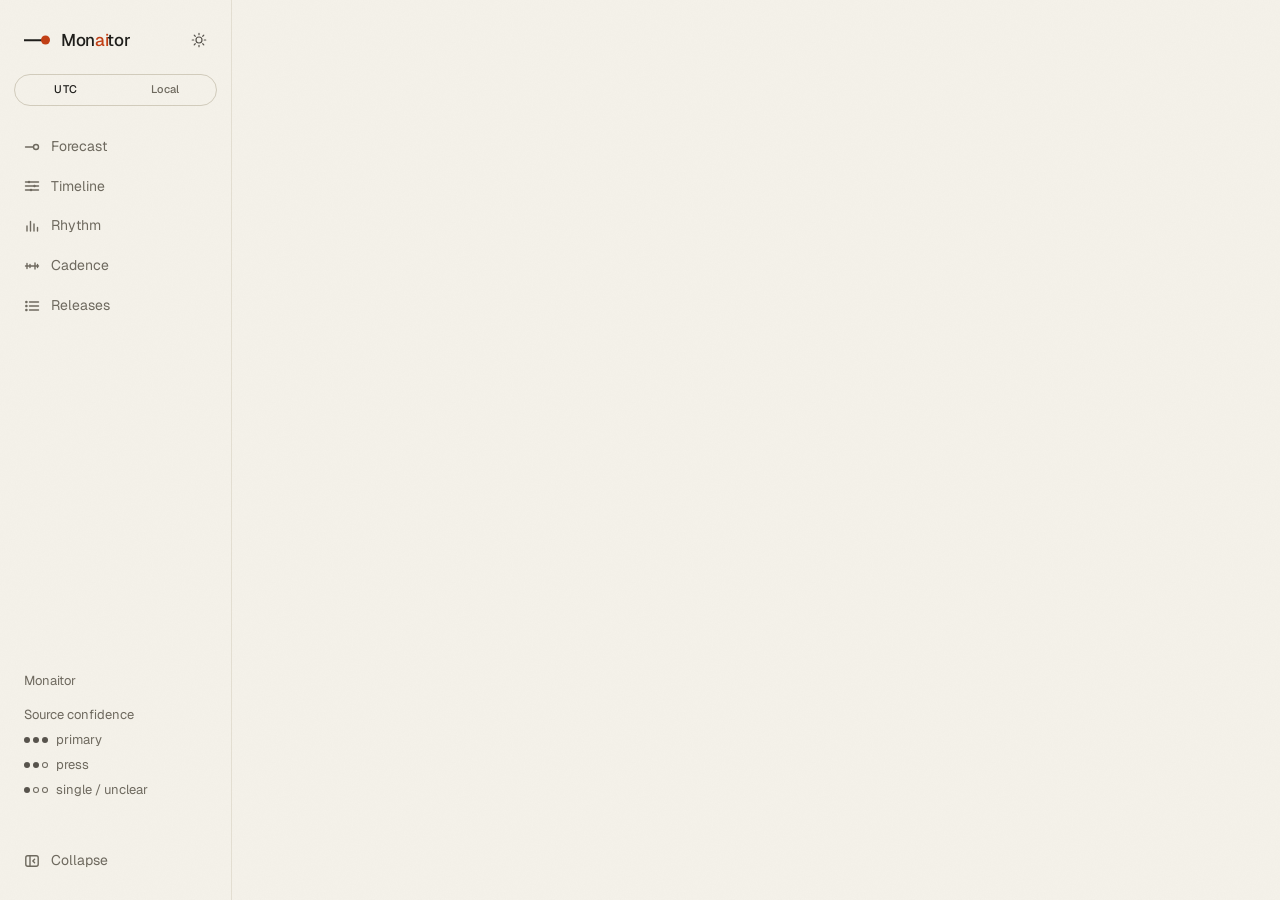
<file: index.html>
<!doctype html>
<meta charset="utf-8">
<title>Monaitor</title>
<meta http-equiv="refresh" content="0; url=dashboard/">
<link rel="canonical" href="dashboard/">
<a href="dashboard/">Open the Monaitor dashboard</a>
</file>
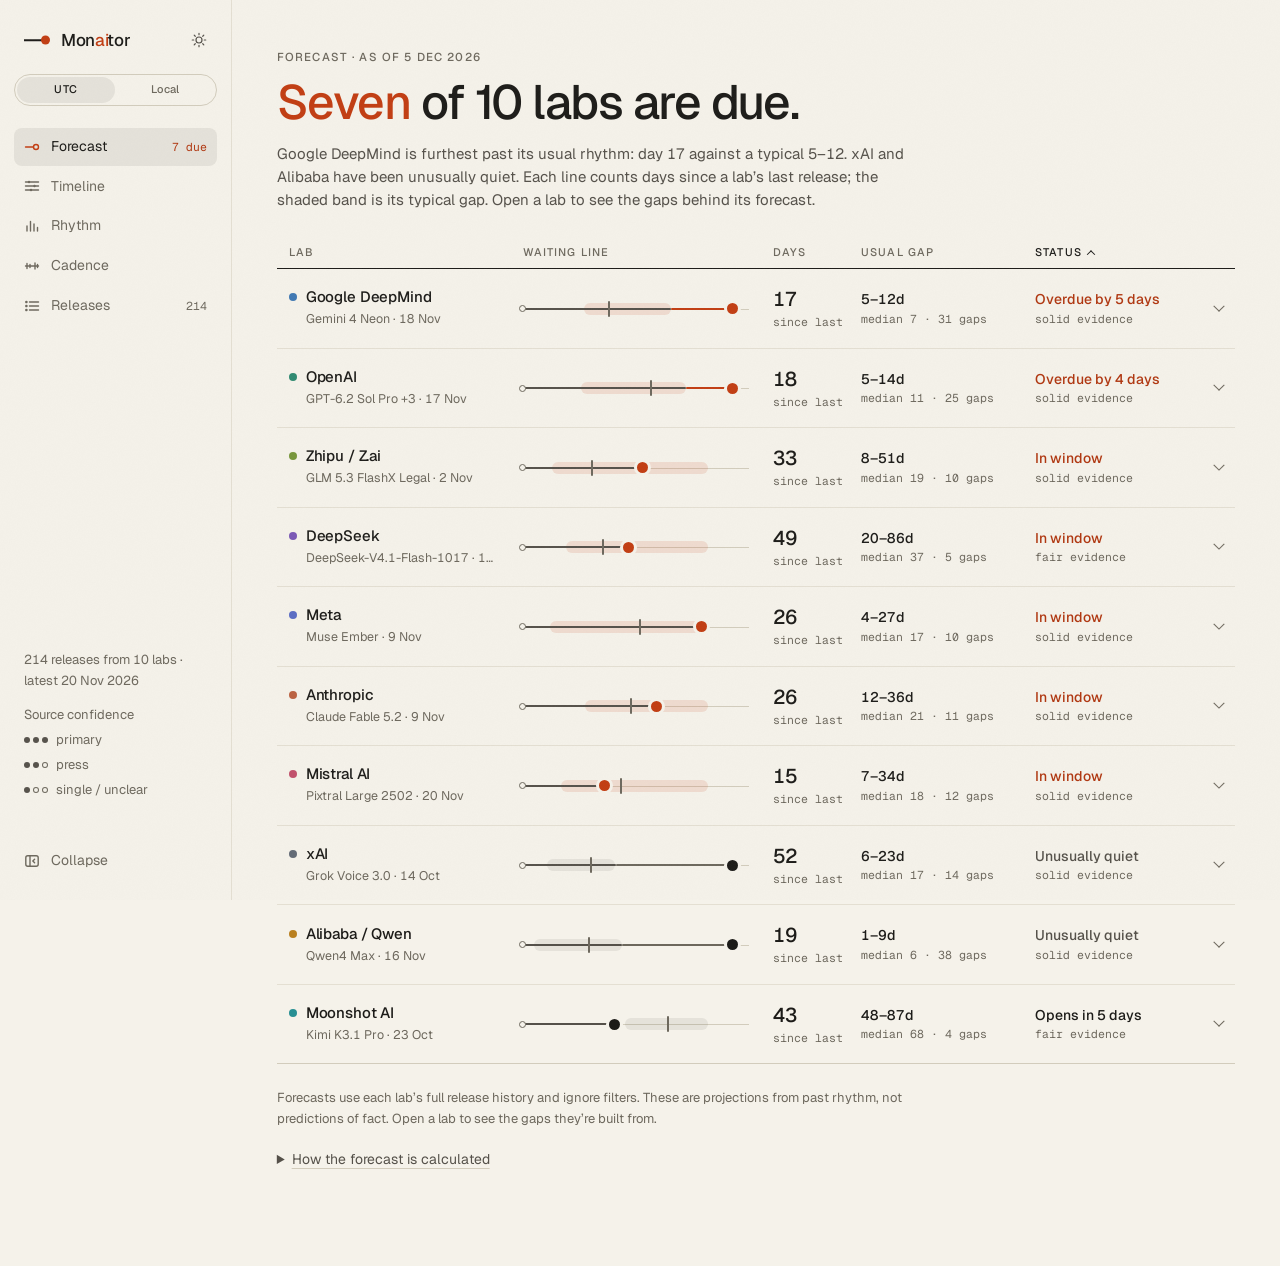
<file: dashboard/index.html>
<!doctype html>
<html lang="en">
<head>
  <meta charset="utf-8">
  <meta name="viewport" content="width=device-width, initial-scale=1">
  <meta name="color-scheme" content="light dark">
  <title>Forecast — Monaitor</title>
  <meta name="description" content="A quiet dashboard tracking 2026 AI model releases from ten labs, with the underlying data alongside each forecast.">
  <link rel="icon" href="data:image/svg+xml,%3Csvg xmlns='http://www.w3.org/2000/svg' viewBox='0 0 32 32'%3E%3Crect width='32' height='32' rx='8' fill='%23c8431f'/%3E%3Ccircle cx='21' cy='16' r='4' fill='%23fff'/%3E%3Cpath d='M6 16h10' stroke='%23fff' stroke-width='2' stroke-linecap='round'/%3E%3C/svg%3E">
  <script>
    (function () {
      var t = null;
      try { t = localStorage.getItem("monaitor-theme"); } catch (e) {}
      if (t !== "light" && t !== "dark") t = matchMedia("(prefers-color-scheme: dark)").matches ? "dark" : "light";
      document.documentElement.dataset.theme = t;
      var s = null;
      try { s = localStorage.getItem("monaitor-side"); } catch (e) {}
      document.documentElement.dataset.side = s === "collapsed" ? "collapsed" : "expanded";
      var z = null;
      try { z = localStorage.getItem("monaitor-tz"); } catch (e) {}
      document.documentElement.dataset.tz = z === "local" ? "local" : "utc";
      document.documentElement.classList.add("js");
    })();
  </script>
  <link rel="preconnect" href="https://fonts.googleapis.com">
  <link rel="preconnect" href="https://fonts.gstatic.com" crossorigin>
  <link href="https://fonts.googleapis.com/css2?family=Geist:wght@400;500;600&family=Geist+Mono:wght@400;500&display=swap" rel="stylesheet">
  <link rel="stylesheet" href="./styles.css?v=8">
</head>
<body>
  <a class="skip" href="#main">Skip to content</a>

  <div class="app">
    <aside class="side">
      <div class="side-top">
        <a class="brand" href="#/forecast" aria-label="Monaitor, go to forecast">
          <span class="brand-mark" aria-hidden="true"><i></i><b></b></span>
          <span class="brand-word">Mon<span class="brand-ai">ai</span>tor</span>
        </a>
        <button id="theme-toggle" class="icon-btn" type="button" aria-label="Switch theme" title="Switch theme">
          <svg class="i-sun" viewBox="0 0 24 24" width="18" height="18" fill="none" stroke="currentColor" stroke-width="1.6" stroke-linecap="round" aria-hidden="true"><circle cx="12" cy="12" r="4"/><path d="M12 3v2M12 19v2M3 12h2M19 12h2M5.6 5.6l1.4 1.4M17 17l1.4 1.4M5.6 18.4 7 17M17 7l1.4-1.4"/></svg>
          <svg class="i-moon" viewBox="0 0 24 24" width="18" height="18" fill="none" stroke="currentColor" stroke-width="1.6" stroke-linecap="round" stroke-linejoin="round" aria-hidden="true"><path d="M20 14.5A8 8 0 0 1 9.5 4 8 8 0 1 0 20 14.5Z"/></svg>
        </button>
      </div>

      <div class="side-settings">
        <div id="tz-control" class="tz-control" role="group" aria-label="Time zone">
          <span class="tz-thumb" aria-hidden="true"></span>
          <button type="button" data-tz="utc" aria-pressed="true" title="Show times in UTC">UTC</button>
          <button type="button" data-tz="local" aria-pressed="false" title="Show times in your local timezone">Local</button>
        </div>
      </div>

      <nav class="nav" aria-label="Views">
        <a href="#/forecast" data-view="forecast">
          <svg viewBox="0 0 16 16" width="16" height="16" fill="none" stroke="currentColor" stroke-width="1.4" stroke-linecap="round" aria-hidden="true"><path d="M1.5 8h8"/><circle cx="12" cy="8" r="2.5"/></svg>
          <span>Forecast</span><span id="nav-forecast" class="nav-meta"></span>
        </a>
        <a href="#/timeline" data-view="timeline">
          <svg viewBox="0 0 16 16" width="16" height="16" fill="none" stroke="currentColor" stroke-width="1.4" stroke-linecap="round" aria-hidden="true"><path d="M1.5 4h13M1.5 8h13M1.5 12h13"/><circle cx="5" cy="4" r="1.2" fill="currentColor" stroke="none"/><circle cx="10.5" cy="8" r="1.2" fill="currentColor" stroke="none"/><circle cx="7" cy="12" r="1.2" fill="currentColor" stroke="none"/></svg>
          <span>Timeline</span>
        </a>
        <a href="#/rhythm" data-view="rhythm">
          <svg viewBox="0 0 16 16" width="16" height="16" fill="none" stroke="currentColor" stroke-width="1.4" stroke-linecap="round" aria-hidden="true"><path d="M3 13V8M6.5 13V3.5M10 13V6M13.5 13V9.5"/></svg>
          <span>Rhythm</span>
        </a>
        <a href="#/cadence" data-view="cadence">
          <svg viewBox="0 0 16 16" width="16" height="16" fill="none" stroke="currentColor" stroke-width="1.4" stroke-linecap="round" aria-hidden="true"><path d="M1.5 8h13"/><path d="M3 5.5v5M6 6.5v3M11 5v6M13.5 6.5v3"/></svg>
          <span>Cadence</span>
        </a>
        <a href="#/releases" data-view="releases">
          <svg viewBox="0 0 16 16" width="16" height="16" fill="none" stroke="currentColor" stroke-width="1.4" stroke-linecap="round" aria-hidden="true"><path d="M5.5 4h9M5.5 8h9M5.5 12h9"/><circle cx="2.4" cy="4" r=".6" fill="currentColor"/><circle cx="2.4" cy="8" r=".6" fill="currentColor"/><circle cx="2.4" cy="12" r=".6" fill="currentColor"/></svg>
          <span>Releases</span><span id="nav-releases" class="nav-meta"></span>
        </a>
      </nav>

      <div class="side-foot">
        <p id="foot-meta" class="fine">Monaitor</p>
        <p class="fine legend">Source confidence
          <span><span class="dots" aria-hidden="true"><i class="on"></i><i class="on"></i><i class="on"></i></span> primary</span>
          <span><span class="dots" aria-hidden="true"><i class="on"></i><i class="on"></i><i></i></span> press</span>
          <span><span class="dots" aria-hidden="true"><i class="on"></i><i></i><i></i></span> single / unclear</span>
        </p>
      </div>

      <button id="side-toggle" class="side-toggle" type="button" aria-expanded="true" aria-label="Collapse sidebar" title="Collapse sidebar">
        <svg viewBox="0 0 16 16" width="16" height="16" fill="none" stroke="currentColor" stroke-width="1.4" stroke-linecap="round" stroke-linejoin="round" aria-hidden="true"><rect x="1.8" y="2.8" width="12.4" height="10.4" rx="2"/><path d="M6 3v10"/><path class="side-toggle-chev" d="m10.6 6.2-1.8 1.8 1.8 1.8"/></svg>
        <span>Collapse</span>
      </button>
    </aside>

    <div class="content">
      <div id="notice" class="notice" role="status" hidden></div>

      <div id="filterbar" class="filterbar" hidden>
        <div class="filterbar-row">
          <p id="filter-count" class="filter-count" aria-live="polite">Loading…</p>
          <div class="filterbar-actions">
            <button id="filter-reset" class="link-btn" type="button" hidden>Clear filters</button>
            <button id="filter-toggle" class="btn-pill" type="button" aria-expanded="false" aria-controls="filter-panel">
              <span>Filters</span><span id="filter-badge" class="badge" hidden>0</span>
              <svg class="chev-s" viewBox="0 0 12 12" width="10" height="10" fill="none" stroke="currentColor" stroke-width="1.6" stroke-linecap="round" stroke-linejoin="round" aria-hidden="true"><path d="m2.5 4.5 3.5 3.5 3.5-3.5"/></svg>
            </button>
          </div>
        </div>
        <div id="filter-panel" class="filter-panel" role="region" aria-label="Filters"><div class="filter-panel-inner" id="filter-body"></div></div>
      </div>

      <main id="main" class="page" tabindex="-1">

        <section id="view-forecast" class="view" data-view="forecast" aria-labelledby="headline" hidden>
          <header class="view-head">
            <p class="kicker">Forecast · as of <time id="asof">—</time></p>
            <h1 id="headline" class="headline">Reading the release calendar…</h1>
            <p id="lede" class="lede"></p>
          </header>
          <div id="forecast-list" class="forecast" aria-live="polite"></div>
          <p class="fine foot">Forecasts use each lab’s full release history and ignore filters. These are projections from past rhythm, not predictions of fact. Open a lab to see the gaps they’re built from.</p>
          <details class="method">
            <summary>How the forecast is calculated</summary>
            <ol>
              <li>Releases collapse to <strong>distinct launch days</strong>, so a same-day Pro + Flash launch is one event, not a 0-day gap.</li>
              <li><strong>Gaps</strong> are the days between consecutive launch days. The window is the middle half of those gaps (Q1–Q3), the centre is the median, and both are counted from the lab’s last release. With fewer than 4 gaps the window widens to ±30% of the median; with fewer than 2, the pooled gap distribution of all labs is used.</li>
              <li><strong>Status:</strong> overdue (today is past the window), in window, or window opens in N days. Beyond 2.5× the median a lab reads as “unusually quiet” instead; it may have changed cadence rather than be late.</li>
              <li><strong>Likely weekday</strong> is the most common weekday of launch days. <strong>Likely hour</strong> is the 3-hour window holding the most timed releases (<span id="method-hour-tz">UTC</span>); it is shown only with ≥ 3 known times and ≥ 2 in the window.</li>
              <li><strong>Evidence:</strong> 8+ gaps is solid, 4–7 fair, fewer is thin. Frequent shippers get narrow windows, so many labs can read as due at once.</li>
            </ol>
          </details>
        </section>

        <section id="view-timeline" class="view" data-view="timeline" aria-labelledby="h-timeline" hidden>
          <header class="view-head">
            <p class="kicker">Timeline</p>
            <h1 id="h-timeline" tabindex="-1">Every release, by lab</h1>
            <p class="lede">One lane per lab across 2026. Colour shows the lab; marker form shows the tier. Hover or focus a lane and use the arrow keys.</p>
          </header>
          <div id="kpis" class="kpis"></div>
          <div id="tier-key" class="key"></div>
          <div id="timeline-chart"></div>
        </section>

        <section id="view-rhythm" class="view" data-view="rhythm" aria-labelledby="h-rhythm" hidden>
          <header class="view-head">
            <p class="kicker">Rhythm</p>
            <h1 id="h-rhythm" tabindex="-1">When in the week, when in the day</h1>
            <p class="lede"><span id="tz-lede">Times are in UTC.</span> Hover a bar or a number to see which releases it counts; click to pin the full list, and open any release from it.</p>
          </header>
          <div class="two">
            <figure class="fig">
              <figcaption>Day of week</figcaption>
              <div id="weekday-chart"></div>
              <p id="weekday-note" class="fine"></p>
            </figure>
            <figure class="fig">
              <figcaption>Hour of day <span class="dim">· known times only</span></figcaption>
              <div id="hour-chart"></div>
              <p id="hour-note" class="fine"></p>
            </figure>
          </div>
          <figure class="fig matrix-fig">
            <figcaption>Day of week, by lab <span class="dim">· release counts, shaded relative to each lab’s busiest day</span></figcaption>
            <div id="weekday-matrix"></div>
          </figure>
        </section>

        <section id="view-cadence" class="view" data-view="cadence" aria-labelledby="h-cadence" hidden>
          <header class="view-head">
            <p class="kicker">Cadence</p>
            <h1 id="h-cadence" tabindex="-1">How often each lab ships</h1>
            <p class="lede">Every dot is one gap between launch days (same-day launches count once). The shaded band is the middle half, the tick is the median. Hover a dot for its dates. Click a column heading to sort.</p>
          </header>
          <div id="cadence-chart"></div>
        </section>

        <section id="view-releases" class="view" data-view="releases" aria-labelledby="h-releases" hidden>
          <header class="view-head">
            <p class="kicker">Releases</p>
            <h1 id="h-releases" tabindex="-1">The full ledger</h1>
            <p class="lede">Search, sort, and open any row for details and sources. Press <kbd>/</kbd> to search from anywhere.</p>
          </header>
          <div id="ledger"></div>
        </section>

      </main>
    </div>
  </div>

  <script type="module" src="./js/app.mjs?v=6"></script>
</body>
</html>
</file>
<file: dashboard/styles.css>
/* ─────────────────────────────────────────────────────────────────────────────
   Monaitor — a quiet release monitor with a side nav
   Type: Geist (text and figures) · Geist Mono (dates, small readouts)
   One accent (vermilion), reserved for time pressure. Lab colours are muted and
   appear only as small marks.
   ───────────────────────────────────────────────────────────────────────────── */

:root {
  --sans: "Geist", ui-sans-serif, -apple-system, "Helvetica Neue", Arial, sans-serif;
  --mono: "Geist Mono", ui-monospace, "SF Mono", Menlo, monospace;

  --side-w: 232px;
  --gutter: clamp(20px, 3.5vw, 48px);
  --wrap: 1160px;
  --top-h: 0px;
  --ease: cubic-bezier(0.2, 0.7, 0.2, 1);
  --label-w: 148px;
  color-scheme: light;
}

:root[data-theme="light"] {
  --bg: #f5f2ea;
  --bg-2: #fbf9f3;
  --ink: #1c1b18;
  --ink-2: #55514a;
  --ink-3: #6d685d;
  --line: #e4dfd2;
  --line-2: #d2ccbc;
  --bar: #c9c2b0;
  --hover: rgba(28, 27, 24, 0.035);
  --accent: #c23d12;
  --accent-ink: #b0360f;
  --accent-soft: rgba(194, 61, 18, 0.12);
  --neutral-soft: rgba(28, 27, 24, 0.07);
  --scrim: rgba(28, 27, 24, 0.32);
  --shadow: 0 18px 48px -12px rgba(40, 32, 16, 0.22), 0 2px 6px rgba(40, 32, 16, 0.06);
  --grain: 0.05;

  --lab-openai: #2f8a71;
  --lab-anthropic: #bb6140;
  --lab-google: #3f78b3;
  --lab-xai: #626a75;
  --lab-meta: #5a6cc4;
  --lab-deepseek: #7a58b5;
  --lab-alibaba: #b9801f;
  --lab-mistral: #c2506b;
  --lab-moonshot: #278f93;
  --lab-zhipu: #77963a;
}

:root[data-theme="dark"] {
  color-scheme: dark;
  --bg: #121210;
  --bg-2: #1a1a17;
  --ink: #ece8de;
  --ink-2: #b2ac9f;
  --ink-3: #8f897d;
  --line: #2a2925;
  --line-2: #3b3934;
  --bar: #4b4940;
  --hover: rgba(236, 232, 222, 0.045);
  --accent: #ff8057;
  --accent-ink: #ff9370;
  --accent-soft: rgba(255, 128, 87, 0.16);
  --neutral-soft: rgba(236, 232, 222, 0.08);
  --scrim: rgba(0, 0, 0, 0.55);
  --shadow: 0 18px 48px -12px rgba(0, 0, 0, 0.7), 0 2px 6px rgba(0, 0, 0, 0.4);
  --grain: 0.07;

  --lab-openai: #6cc0a6;
  --lab-anthropic: #e28f6d;
  --lab-google: #7cb0e6;
  --lab-xai: #b3b9c2;
  --lab-meta: #8d9eec;
  --lab-deepseek: #ab92e0;
  --lab-alibaba: #e5b254;
  --lab-mistral: #ea8aa2;
  --lab-moonshot: #5ec8cb;
  --lab-zhipu: #b5cf68;
}

/* ── base ─────────────────────────────────────────────────────────────────── */

*, *::before, *::after { box-sizing: border-box; }
[hidden] { display: none !important; }
html { -webkit-text-size-adjust: 100%; }
body {
  margin: 0;
  background: var(--bg);
  color: var(--ink);
  font: 400 15px/1.55 var(--sans);
  font-feature-settings: "tnum" 1;
  -webkit-font-smoothing: antialiased;
  text-rendering: optimizeLegibility;
  min-height: 100vh;
}
html.theme-anim *, html.theme-anim *::before, html.theme-anim *::after {
  transition: background-color 0.4s ease, color 0.4s ease, border-color 0.4s ease, fill 0.4s ease, box-shadow 0.4s ease !important;
}
body::before { /* paper grain */
  content: "";
  position: fixed;
  inset: 0;
  z-index: 100;
  pointer-events: none;
  opacity: var(--grain);
  background-image: url("data:image/svg+xml,%3Csvg xmlns='http://www.w3.org/2000/svg' width='180' height='180'%3E%3Cfilter id='n'%3E%3CfeTurbulence type='fractalNoise' baseFrequency='.85' numOctaves='2' stitchTiles='stitch'/%3E%3CfeColorMatrix values='0 0 0 0 .5 0 0 0 0 .5 0 0 0 0 .5 0 0 0 .9 0'/%3E%3C/filter%3E%3Crect width='100%25' height='100%25' filter='url(%23n)'/%3E%3C/svg%3E");
}

h1, h2, h3, h4, p, dl, dd, ul, ol, figure { margin: 0; }
ul { padding: 0; list-style: none; }
button { font: inherit; color: inherit; background: none; border: 0; padding: 0; cursor: pointer; }
a { color: inherit; text-decoration-color: var(--line-2); text-underline-offset: 3px; transition: text-decoration-color 0.2s, color 0.2s; }
a:hover { text-decoration-color: var(--accent); color: var(--accent-ink); }
code, .num { font-family: var(--mono); font-size: 0.9em; }
kbd { font: 500 11px var(--mono); border: 1px solid var(--line-2); border-radius: 4px; padding: 1px 5px; color: var(--ink-2); }
::selection { background: var(--accent-soft); }

:focus-visible { outline: 2px solid var(--accent); outline-offset: 3px; border-radius: 4px; }
h1:focus { outline: none; }
.skip { position: absolute; left: 12px; top: -60px; z-index: 200; background: var(--ink); color: var(--bg); padding: 8px 14px; border-radius: 8px; transition: top 0.2s; }
.skip:focus { top: 12px; }

.dim { color: var(--ink-3); }
.fine { font-size: 13px; line-height: 1.55; color: var(--ink-3); }
.accent { color: var(--accent); }
.lab-dot { display: inline-block; width: 8px; height: 8px; border-radius: 50%; flex: none; margin-right: 8px; transform: translateY(-1px); }
.kicker { font: 500 11.5px/1 var(--sans); letter-spacing: 0.1em; text-transform: uppercase; color: var(--ink-3); }
.label { font: 500 11px/1 var(--sans); letter-spacing: 0.1em; text-transform: uppercase; color: var(--ink-3); }

/* ── shell: side nav + content ────────────────────────────────────────────── */

.app { display: grid; grid-template-columns: var(--side-w) minmax(0, 1fr); min-height: 100vh; transition: grid-template-columns 0.35s var(--ease); }
.content { min-width: 0; }

/* thin, quiet scrollbars: a rounded thumb that warms to the accent on hover */
* { scrollbar-width: thin; scrollbar-color: var(--line-2) transparent; }
@supports selector(::-webkit-scrollbar) {
  * { scrollbar-width: auto; scrollbar-color: auto; }
  ::-webkit-scrollbar { width: 10px; height: 10px; background: transparent; }
  ::-webkit-scrollbar-track, ::-webkit-scrollbar-corner { background: transparent; }
  ::-webkit-scrollbar-thumb {
    background: var(--line-2); border-radius: 999px;
    border: 3px solid transparent; background-clip: content-box;
    transition: background-color 0.2s;
  }
  ::-webkit-scrollbar-thumb:hover { background: var(--accent); background-clip: content-box; }
  ::-webkit-scrollbar-thumb:active { background: var(--accent-ink); background-clip: content-box; }
}

.side {
  position: sticky; top: 0; align-self: start; z-index: 40;
  height: 100vh; display: flex; flex-direction: column; gap: 28px;
  padding: 22px 14px 20px; border-right: 1px solid var(--line); overflow: hidden auto;
}
.side-top { display: flex; align-items: center; justify-content: space-between; padding-left: 10px; }
.brand { display: inline-flex; align-items: center; gap: 11px; text-decoration: none; }
.brand-word { font: 500 17px/1 var(--sans); letter-spacing: -0.02em; transition: color 0.3s var(--ease); }
.brand-ai { color: var(--accent); transition: color 0.3s var(--ease); }
.brand:hover .brand-word { color: var(--accent); }
.brand:hover .brand-ai { color: var(--ink); }
.brand-mark { position: relative; width: 26px; height: 12px; display: inline-block; }
.brand-mark i { position: absolute; left: 0; right: 4px; top: 50%; height: 1.5px; background: var(--ink); transform: translateY(-50%); }
.brand-mark b { position: absolute; right: 0; top: 50%; width: 9px; height: 9px; border-radius: 50%; background: var(--accent); transform: translateY(-50%); transition: transform 0.5s var(--ease); }
.brand:hover .brand-mark b { transform: translate(-6px, -50%); }

.side-settings { display: block; margin-block: -12px -6px; }
.tz-control { position: relative; display: grid; grid-template-columns: 1fr 1fr; gap: 2px; padding: 2px; border: 1px solid var(--line-2); border-radius: 999px; }
.tz-thumb {
  position: absolute; left: 0; top: 2px; bottom: 2px; width: 0; border-radius: 999px;
  background: var(--neutral-soft); pointer-events: none; will-change: transform;
}
.tz-control button {
  position: relative; border-radius: 999px; padding: 5px 6px;
  font: 500 11px/1.45 var(--sans); letter-spacing: 0.02em; color: var(--ink-3);
  transition: color 0.2s;
}
.tz-control button:hover { color: var(--ink); }
.tz-control button[aria-pressed="true"] { color: var(--ink); }

.nav { display: grid; gap: 2px; }
.nav a {
  position: relative; white-space: nowrap;
  display: flex; align-items: center; gap: 11px; padding: 8px 10px; border-radius: 8px;
  font-size: 14px; color: var(--ink-3); text-decoration: none;
  transition: color 0.2s, background-color 0.2s;
}
.nav a svg { flex: none; transition: color 0.2s; }
.nav a:hover { color: var(--ink); background: var(--hover); }
.nav a[aria-current="page"] { color: var(--ink); background: var(--neutral-soft); }
.nav a[aria-current="page"] svg { color: var(--accent); }
.nav-meta { margin-left: auto; font: 400 11.5px/1 var(--mono); color: var(--ink-3); }
.nav-meta.is-hot { color: var(--accent-ink); }

.side-foot { margin-top: auto; padding: 0 10px; display: grid; gap: 14px; }
.legend { display: grid; gap: 5px; }
.legend > span { display: flex; align-items: center; gap: 8px; }

.side-toggle {
  display: flex; align-items: center; gap: 11px; margin-top: 14px; padding: 8px 10px; border-radius: 8px;
  font-size: 14px; color: var(--ink-3); white-space: nowrap; transition: color 0.2s, background-color 0.2s;
}
.side-toggle:hover { color: var(--ink); background: var(--hover); }
.side-toggle svg { flex: none; }
.side-toggle-chev { transform-box: fill-box; transform-origin: center; transition: transform 0.35s var(--ease); }

.icon-btn {
  width: 36px; height: 36px; border-radius: 50%; display: inline-grid; place-items: center; color: var(--ink-2);
  transition: background-color 0.2s, color 0.2s, transform 0.4s var(--ease);
}
.icon-btn:hover { background: var(--hover); color: var(--ink); }
.icon-btn:active { transform: scale(0.92); }
#theme-toggle svg { grid-area: 1 / 1; transition: transform 0.5s var(--ease), opacity 0.3s; }
:root[data-theme="light"] .i-moon, :root[data-theme="dark"] .i-sun { opacity: 0; transform: rotate(-70deg) scale(0.6); }
:root[data-theme="light"] #theme-toggle:hover .i-sun { transform: rotate(40deg); }
:root[data-theme="dark"] #theme-toggle:hover .i-moon { transform: rotate(-18deg); }

.notice {
  width: min(var(--wrap), 100% - 2 * var(--gutter)); margin: 20px auto 0; padding: 10px 16px;
  border-radius: 10px; background: var(--accent-soft); color: var(--accent-ink); font-size: 14px;
}

.page { width: min(var(--wrap), 100% - 2 * var(--gutter)); margin: 0 auto; padding: clamp(28px, 4vw, 52px) 0 96px; }
.page:focus { outline: none; }

.view { animation: view-in 0.5s var(--ease) both; }
@keyframes view-in { from { opacity: 0; transform: translateY(8px); } to { opacity: 1; transform: none; } }

.view-head { display: grid; gap: 14px; margin-bottom: clamp(24px, 3vw, 36px); }
.view-head h1 { font: 500 clamp(26px, 2.6vw, 32px)/1.15 var(--sans); letter-spacing: -0.025em; text-wrap: balance; max-width: 28ch; }
.view-head .headline { font-size: clamp(32px, 4vw, 48px); line-height: 1.06; letter-spacing: -0.032em; max-width: 20ch; }
.lede { max-width: 64ch; color: var(--ink-2); text-wrap: pretty; }

/* ── filter bar (timeline, rhythm, cadence, releases) ─────────────────────── */

.filterbar { position: sticky; top: var(--top-h); z-index: 30; padding: 0 var(--gutter); background: color-mix(in srgb, var(--bg) 86%, transparent); -webkit-backdrop-filter: blur(16px) saturate(1.2); backdrop-filter: blur(16px) saturate(1.2); border-bottom: 1px solid var(--line); }
.filterbar-row { display: flex; align-items: center; justify-content: space-between; gap: 16px; min-height: 54px; width: min(var(--wrap), 100%); margin: 0 auto; }
.filter-count { font-size: 14px; color: var(--ink-2); }
.filterbar-actions { display: flex; align-items: center; gap: 20px; }
.btn-pill { display: inline-flex; align-items: center; gap: 8px; border: 1px solid var(--line-2); border-radius: 999px; padding: 6px 15px; font-size: 14px; transition: border-color 0.2s, background-color 0.2s; }
.btn-pill:hover { border-color: var(--ink-3); background: var(--hover); }
.btn-pill .chev-s { transition: transform 0.4s var(--ease); }
.filterbar.is-open .chev-s { transform: rotate(180deg); }
.filterbar.is-open { background: var(--bg); box-shadow: 0 24px 40px -28px rgba(0, 0, 0, 0.35); }
.badge { min-width: 18px; height: 18px; padding: 0 5px; border-radius: 9px; background: var(--accent); color: var(--bg); font: 500 11px/18px var(--mono); text-align: center; }
.filter-panel { display: grid; grid-template-rows: 0fr; visibility: hidden; transition: grid-template-rows 0.5s var(--ease), visibility 0s 0.5s; width: min(var(--wrap), 100%); margin: 0 auto; }
.filterbar.is-open .filter-panel { grid-template-rows: 1fr; visibility: visible; transition: grid-template-rows 0.5s var(--ease), visibility 0s; }
.filter-panel-inner { overflow: hidden; min-height: 0; }
.filterbar.is-open .filter-panel-inner { overflow: auto; max-height: min(62vh, 520px); }
#filter-body { display: grid; gap: 22px; }
.filterbar.is-open #filter-body { padding: 10px 0 28px; }
.fgroup { border: 0; margin: 0; padding: 0; min-width: 0; display: grid; gap: 10px; }
.fgroup legend { padding: 0; font: 500 11px/1 var(--sans); letter-spacing: 0.1em; text-transform: uppercase; color: var(--ink-3); margin-bottom: 10px; float: left; width: 100%; }
.fgroup legend + * { clear: both; }
.fgroup-row { display: flex; flex-wrap: wrap; gap: 22px 56px; }
.chips, .dates { display: flex; flex-wrap: wrap; gap: 8px; align-items: center; }
.chip { display: inline-flex; align-items: center; border: 1px solid var(--line-2); border-radius: 999px; padding: 5px 13px; font-size: 13.5px; color: var(--ink-2); transition: background-color 0.2s, border-color 0.2s, color 0.2s, transform 0.2s var(--ease); }
.chip .lab-dot { margin-right: 7px; }
.chip:hover { border-color: var(--ink-3); color: var(--ink); }
.chip:active { transform: scale(0.96); }
.chip[aria-pressed="true"] { background: var(--accent-soft); border-color: var(--accent); color: var(--accent-ink); }
.chip-ghost { border-style: dashed; }
.dates input { font: 400 13px var(--mono); color: var(--ink); background: transparent; border: 1px solid var(--line-2); border-radius: 8px; padding: 5px 9px; color-scheme: inherit; transition: border-color 0.2s; }
.dates input:hover { border-color: var(--ink-3); }

.link-btn { justify-self: start; font-size: 14px; color: var(--ink-2); text-decoration: underline; text-decoration-color: var(--line-2); text-underline-offset: 4px; transition: color 0.2s, text-decoration-color 0.2s; text-align: left; }
.link-btn:hover { color: var(--accent-ink); text-decoration-color: var(--accent); }

/* sortable column heads (forecast, cadence, releases) */
.th-btn { display: inline-flex; gap: 6px; align-items: center; letter-spacing: inherit; text-transform: inherit; font: inherit; color: inherit; text-align: left; transition: color 0.2s; }
.th-btn:hover, .is-sorted .th-btn, .th-btn.is-sorted { color: var(--ink); }
.th-arrow { width: 6px; height: 6px; border-top: 1.5px solid currentColor; border-left: 1.5px solid currentColor; transform: rotate(45deg) translate(1px, 1px); opacity: 0; transition: transform 0.35s var(--ease), opacity 0.2s; flex: none; }
.is-sorted .th-arrow, .th-btn.is-sorted .th-arrow { opacity: 1; }
.is-sorted.is-desc .th-arrow, .th-btn.is-desc .th-arrow { transform: rotate(225deg) translate(1px, 1px); }

/* ── forecast ─────────────────────────────────────────────────────────────── */

.forecast { --fc-cols: minmax(150px, 200px) minmax(110px, 1fr) 64px 150px 150px 150px 14px; }
.fc-head, .fc-summary { display: grid; grid-template-columns: var(--fc-cols); gap: 0 24px; align-items: center; padding-inline: 12px; }
.fc-head { padding-bottom: 10px; border-bottom: 1px solid var(--ink); font: 500 11px/1 var(--sans); letter-spacing: 0.1em; text-transform: uppercase; color: var(--ink-3); }
.fc-row { border-bottom: 1px solid var(--line); }
.fc-row:last-child { border-bottom-color: var(--line-2); }
.view .fc-row { animation: rise 0.6s var(--ease) both; animation-delay: calc(var(--i) * 40ms + 60ms); }
@keyframes rise { from { opacity: 0; transform: translateY(10px); } to { opacity: 1; transform: none; } }

.fc-summary { width: 100%; text-align: left; padding-block: 18px; transition: background-color 0.25s; }
.fc-summary:hover { background: var(--hover); }
.fc-lab { display: grid; gap: 3px; min-width: 0; }
.fc-name { font: 500 15px/1.2 var(--sans); display: flex; align-items: center; letter-spacing: -0.01em; }
.fc-name .lab-dot { margin-right: 9px; transform: translateY(0); }
.fc-last { font-size: 12.5px; color: var(--ink-3); padding-left: 17px; overflow: hidden; text-overflow: ellipsis; white-space: nowrap; }
.fc-num { display: grid; gap: 2px; min-width: 0; }
.fc-num b { font: 500 14px/1.25 var(--sans); font-variant-numeric: tabular-nums; white-space: nowrap; }
.fc-num small { font: 400 11.5px/1.35 var(--mono); color: var(--ink-3); white-space: nowrap; }
.fc-day b { font-size: 20px; letter-spacing: -0.02em; }
.fc-status { display: grid; gap: 2px; }
.fc-state { font: 500 14px/1.25 var(--sans); }
.fc-state.is-overdue, .fc-state.is-window { color: var(--accent-ink); }
.fc-state.is-quiet { color: var(--ink-2); }
.fc-state.is-ahead { color: var(--ink); }
.fc-sub { font: 400 11.5px/1.35 var(--mono); color: var(--ink-3); }
.chev { width: 8px; height: 8px; border-right: 1.5px solid var(--ink-3); border-bottom: 1.5px solid var(--ink-3); transform: rotate(45deg) translate(-2px, -2px); transition: transform 0.4s var(--ease), border-color 0.2s; justify-self: end; }
.fc-summary:hover .chev { border-color: var(--ink); }
.fc-row.is-open .chev { transform: rotate(-135deg) translate(-2px, -2px); }

/* the "waiting line": days since last release vs. the usual gap */
.ruler { position: relative; height: 28px; }
.ruler > span { position: absolute; top: 50%; }
.ruler-line { left: 0; right: 0; height: 1px; background: var(--line-2); }
.ruler-band { height: 12px; margin-top: -6px; border-radius: 6px; background: var(--neutral-soft); }
.ruler.is-overdue .ruler-band, .ruler.is-window .ruler-band { background: var(--accent-soft); }
.ruler-median { width: 2px; height: 16px; margin: -8px 0 0 -1px; background: var(--ink-3); border-radius: 1px; }
.ruler-last { left: 0; width: 7px; height: 7px; margin: -3.5px 0 0 -3.5px; border-radius: 50%; border: 1.5px solid var(--ink-3); background: var(--bg); }
.ruler-elapsed { left: 0; height: 2px; margin-top: -1px; background: var(--ink-2); border-radius: 1px; transform-origin: left; }
.ruler-over { height: 2px; margin-top: -1px; background: var(--accent); border-radius: 1px; transform-origin: left; }
.ruler.is-quiet .ruler-over { background: var(--ink-3); }
.ruler-today { width: 11px; height: 11px; margin: -5.5px 0 0 -5.5px; border-radius: 50%; background: var(--ink); box-shadow: 0 0 0 3px var(--bg); }
.ruler.is-overdue .ruler-today, .ruler.is-window .ruler-today { background: var(--accent); }
.ruler-today.is-live::after { content: ""; position: absolute; inset: -4px; border-radius: 50%; border: 1.5px solid var(--accent); opacity: 0; animation: ping 2.8s var(--ease) infinite; }
@keyframes ping { 0% { transform: scale(0.6); opacity: 0.7; } 70%, 100% { transform: scale(2.1); opacity: 0; } }
.view .ruler-elapsed { animation: grow 0.9s var(--ease) both; animation-delay: calc(var(--i, 0) * 40ms + 250ms); }
.view .ruler-over { animation: grow 0.6s var(--ease) both; animation-delay: 800ms; }
@keyframes grow { from { transform: scaleX(0); } to { transform: scaleX(1); } }

.fc-panel { display: grid; grid-template-rows: 0fr; visibility: hidden; transition: grid-template-rows 0.5s var(--ease), visibility 0s 0.5s; }
.fc-row.is-open .fc-panel { grid-template-rows: 1fr; visibility: visible; transition: grid-template-rows 0.5s var(--ease), visibility 0s; }
.fc-panel-inner { overflow: hidden; min-height: 0; }
.fc-detail {
  display: grid; grid-template-columns: repeat(3, minmax(0, 1fr)); gap: 34px 44px; padding: 14px 12px 40px;
  opacity: 0; transform: translateY(-6px); transition: opacity 0.4s, transform 0.5s var(--ease);
}
.fc-row.is-open .fc-detail { opacity: 1; transform: none; transition-delay: 0.1s; }
.fc-block { display: grid; gap: 10px; align-content: start; min-width: 0; }
.fc-wide { grid-column: 1 / -1; }
.fc-block h4 { font: 500 11px/1 var(--sans); letter-spacing: 0.1em; text-transform: uppercase; color: var(--ink-3); margin-bottom: 4px; }
.kv { display: grid; grid-template-columns: auto 1fr; gap: 8px 20px; font-size: 14px; }
.kv dt { color: var(--ink-3); }
.kv dd { text-align: right; font-variant-numeric: tabular-nums; }
.kv small { color: var(--ink-3); font-size: 12px; }
.lead-sm { font-size: 14px; }
.lead-sm strong { font-weight: 600; }
.fc-detail .fine strong { color: var(--ink-2); font-weight: 500; }

/* gap history: each past gap as a bar, forecast window drawn behind */
.gh { position: relative; height: 128px; margin-top: 22px; border-bottom: 1px solid var(--line-2); }
.gh-band { position: absolute; left: 0; right: 0; background: var(--accent-soft); border-radius: 3px; }
.gh-med { position: absolute; left: 0; right: 0; height: 0; border-top: 1px dashed var(--accent); }
.gh-bars { position: absolute; inset: 0; display: flex; align-items: flex-end; gap: 3px; }
.gh-bar { position: relative; flex: 1 1 0; max-width: 36px; height: var(--h); min-height: 2px; background: var(--bar); border-radius: 3px 3px 0 0; transition: background-color 0.2s; transform-origin: bottom; }
.gh-bar:hover { background: var(--ink-3); }
.gh-bar em { position: absolute; bottom: calc(100% + 3px); left: 50%; transform: translateX(-50%); font: 400 10.5px/1 var(--mono); font-style: normal; color: var(--ink-3); }
.gh-bar.is-now { background: transparent; box-shadow: inset 0 0 0 1.5px var(--ink-2); }
.gh-bar.is-now em { color: var(--ink-2); }
.fc-row.is-overdue .gh-bar.is-now, .fc-row.is-window .gh-bar.is-now { box-shadow: inset 0 0 0 1.5px var(--accent); }
.fc-row.is-overdue .gh-bar.is-now em, .fc-row.is-window .gh-bar.is-now em { color: var(--accent-ink); }
.fc-row.is-open .gh-bar { animation: rise-y 0.7s var(--ease) both; }
.gap-list { overflow-wrap: anywhere; line-height: 1.7; }

.wk { display: grid; grid-template-columns: repeat(7, 1fr); gap: 6px; height: 54px; align-items: end; }
.wk-col { display: grid; grid-template-rows: 1fr auto; height: 100%; gap: 4px; justify-items: stretch; }
.wk-bar { align-self: end; height: calc(var(--v) * 100%); min-height: 2px; border-radius: 3px 3px 0 0; background: var(--bar); transform-origin: bottom; }
.wk-col.is-top .wk-bar { background: var(--accent); }
.wk-day { font: 400 10px/1 var(--mono); color: var(--ink-3); text-align: center; }
.fc-row.is-open .wk-bar { animation: rise-y 0.7s var(--ease) both; }
@keyframes rise-y { from { transform: scaleY(0); } to { transform: scaleY(1); } }

.signals { display: grid; gap: 8px; }
.signals li { display: grid; gap: 1px; font-size: 14px; }
.sig-src { justify-self: start; font-size: 12px; color: var(--ink-3); text-decoration: underline; text-decoration-color: var(--line-2); text-underline-offset: 3px; text-align: left; transition: color 0.2s; }
.sig-src:hover { color: var(--accent-ink); }
.tier-rows li { display: grid; grid-template-columns: 1fr auto; gap: 0 12px; padding: 7px 0; font-size: 14px; border-bottom: 1px solid var(--line); }
.tier-rows li:last-child { border-bottom: 0; }
.tr-name { grid-column: 1; }
.tr-meta { grid-column: 1; font-size: 12px; color: var(--ink-3); }
.tr-status { grid-column: 2; grid-row: 1 / span 2; align-self: center; font: 400 12px var(--mono); color: var(--ink-3); }
.tr-status.is-overdue, .tr-status.is-window { color: var(--accent-ink); }
.mini-list { display: grid; }
.mini-release { display: flex; justify-content: space-between; gap: 12px; padding: 7px 0; font-size: 14px; text-align: left; border-bottom: 1px solid var(--line); transition: color 0.2s, padding 0.3s var(--ease); }
.mini-release:hover { color: var(--accent-ink); padding-left: 4px; }
.mini-date { color: var(--ink-3); font: 400 12px var(--mono); align-self: center; white-space: nowrap; }

.foot { margin-top: 24px; max-width: 72ch; }
.method { margin-top: 20px; max-width: 72ch; font-size: 14px; color: var(--ink-2); }
.method summary { cursor: pointer; width: max-content; color: var(--ink-2); text-decoration: underline; text-decoration-color: var(--line-2); text-underline-offset: 4px; transition: color 0.2s, text-decoration-color 0.2s; }
.method summary:hover { color: var(--accent-ink); text-decoration-color: var(--accent); }
.method ol { margin-top: 16px; padding-left: 1.3em; display: grid; gap: 10px; }
.method li::marker { color: var(--ink-3); font-family: var(--mono); font-size: 0.9em; }
.method strong { font-weight: 600; color: var(--ink); }

/* ── timeline ─────────────────────────────────────────────────────────────── */

.kpis { display: grid; grid-template-columns: repeat(4, 1fr); gap: 32px; margin-bottom: clamp(28px, 3.5vw, 44px); }
.kpi { display: grid; gap: 8px; align-content: start; padding-top: 14px; border-top: 1px solid var(--ink); }
.kpi-label { font: 500 11px/1 var(--sans); letter-spacing: 0.1em; text-transform: uppercase; color: var(--ink-3); }
.kpi-value { font: 500 clamp(30px, 3vw, 38px)/44px var(--sans); height: 44px; letter-spacing: -0.03em; font-variant-numeric: tabular-nums; white-space: nowrap; }
.kpi-value.is-text { font-size: clamp(22px, 2.2vw, 26px); letter-spacing: -0.02em; }
.kpi-sub { font-size: 13.5px; color: var(--ink-2); }

.key { display: flex; flex-wrap: wrap; gap: 8px 26px; margin-bottom: 18px; font-size: 13px; color: var(--ink-2); }
.key-item { display: inline-flex; align-items: center; gap: 9px; }
.mk { display: inline-block; background: var(--ink-2); flex: none; }
.t-flag { width: 12px; height: 12px; border-radius: 50%; }
.t-mid { width: 8px; height: 8px; border-radius: 50%; }
.t-fast { width: 5px; height: 5px; border-radius: 50%; }
.t-open { width: 9px; height: 9px; border-radius: 50%; background: transparent; box-shadow: inset 0 0 0 2px var(--ink-2); }
.t-spec { width: 7px; height: 7px; rotate: 45deg; border-radius: 1px; }

.tl-scroll { overflow-x: auto; padding-bottom: 4px; }
.tl-inner { position: relative; min-width: 880px; padding-top: 30px; border-bottom: 1px solid var(--line); }
.tl-grid { position: absolute; left: var(--label-w); right: 0; top: 0; bottom: 0; pointer-events: none; }
.tl-month { position: absolute; top: 0; bottom: 0; border-left: 1px solid var(--line); }
.tl-month em, .tl-today em { position: absolute; top: 4px; left: 8px; font: 400 11px/1 var(--mono); color: var(--ink-3); font-style: normal; }
.tl-today { position: absolute; top: 0; bottom: 0; border-left: 1px dashed var(--accent); }
.tl-today em { color: var(--accent-ink); left: auto; right: 8px; top: 17px; }
.tl-lane { display: grid; grid-template-columns: var(--label-w) 1fr; height: 60px; align-items: stretch; border-top: 1px solid var(--line); border-radius: 0; transition: opacity 0.5s, background-color 0.25s; outline-offset: -2px; }
.tl-lane:hover { background: var(--hover); }
.tl-lane.is-empty { opacity: 0.32; }
.tl-label { position: sticky; left: 0; z-index: 3; display: flex; align-items: center; font-size: 14px; background: var(--bg); padding-right: 12px; }
.tl-track { position: relative; }
.tl-dot {
  position: absolute; top: calc(50% + var(--dy, 0px)); translate: -50% -50%; padding: 0; z-index: 1;
  background: var(--c); box-shadow: 0 0 0 1.5px var(--bg);
  transition: opacity 0.45s var(--ease), scale 0.45s var(--ease), box-shadow 0.2s;
}
.tl-dot:hover, .tl-dot:focus-visible { scale: 1.55; z-index: 5; }
.tl-dot.is-off { opacity: 0; scale: 0.2; pointer-events: none; }
.tl-dot.t-open { background: var(--bg); box-shadow: inset 0 0 0 2px var(--c), 0 0 0 1.5px var(--bg); }
.tl-dot.t-spec { translate: -50% -50%; }
.tl-dot.t-spec:hover, .tl-dot.t-spec:focus-visible { scale: 1.55; }
.tl-dot:focus-visible { outline: 2px solid var(--ink); outline-offset: 3px; }

.tip {
  position: fixed; left: 0; top: 0; z-index: 90; pointer-events: none; max-width: 280px; padding: 12px 14px;
  background: var(--bg-2); border: 1px solid var(--line-2); border-radius: 12px; box-shadow: var(--shadow);
  opacity: 0; transform: translate(var(--x, 0), calc(var(--y, 0) + 6px));
  transition: opacity 0.16s ease, transform 0.22s var(--ease);
}
.tip.below { transform: translate(var(--x, 0), calc(var(--y, 0) - 6px)); }
.tip.on { opacity: 1; transform: translate(var(--x, 0), var(--y, 0)); }
.tip-lab { font-size: 12px; color: var(--ink-3); display: flex; align-items: center; }
.tip-name { font: 500 16px/1.25 var(--sans); letter-spacing: -0.01em; margin: 3px 0 4px; }
.tip-meta { font-size: 12.5px; color: var(--ink-2); }
.tip-list { width: max-content; max-width: 300px; }
.tip-items { display: grid; gap: 4px; margin-top: 8px; padding-top: 8px; border-top: 1px solid var(--line); font-size: 13px; }
.tip-items li { display: flex; align-items: baseline; min-width: 0; }
.tip-items li .lab-dot { transform: none; margin-right: 8px; }
.tip-items li span { overflow: hidden; text-overflow: ellipsis; white-space: nowrap; }
.tip-more { margin-top: 8px; font-size: 12px; color: var(--ink-3); }

/* ── rhythm ───────────────────────────────────────────────────────────────── */

.two { display: grid; grid-template-columns: 7fr 13fr; gap: clamp(32px, 6vw, 80px); }
.fig { display: grid; gap: 18px; align-content: start; min-width: 0; }
.fig figcaption { font: 500 11px/1.3 var(--sans); letter-spacing: 0.1em; text-transform: uppercase; color: var(--ink-3); }
.fig figcaption .dim { text-transform: none; letter-spacing: 0; font-weight: 400; font-size: 12.5px; }
.bars { display: grid; height: 210px; align-items: stretch; }
.bars-wk { grid-template-columns: repeat(7, 1fr); gap: 10px; }
.bars-hr { grid-template-columns: repeat(24, 1fr); gap: 4px; }
.bar { display: grid; grid-template-rows: 18px 1fr 22px; justify-items: center; min-width: 0; }
.bar-val { font: 400 11px/18px var(--mono); color: var(--ink-3); }
.bar-well { width: 100%; display: flex; align-items: flex-end; }
.bar-fill { display: block; width: 100%; height: 0; min-height: 1px; background: var(--bar); border-radius: 3px 3px 0 0; transition: height 0.8s var(--ease), background-color 0.3s; }
.bar:hover .bar-fill { background: var(--ink-3); }
.bar.is-peak .bar-fill, .bar.is-peak:hover .bar-fill { background: var(--accent); }
.bar.is-peak .bar-val { color: var(--accent-ink); }
.bar-label { font: 400 11px/22px var(--mono); color: var(--ink-3); white-space: nowrap; align-self: end; }
.bars-hr .bar-label { justify-self: start; }
.fig .fine { max-width: 60ch; }

/* hover a bar or cell to preview its releases; click to pin the full list */
.bar[role="button"], .mx-cell[role="button"], .mx-total[role="button"] { cursor: pointer; }
.bar[role="button"]:hover .bar-val, .bar.is-pinned .bar-val { color: var(--ink); }
.bar.is-pinned .bar-fill { background: var(--ink-2); }
.bar.is-peak.is-pinned .bar-fill { background: var(--accent); box-shadow: 0 0 0 1.5px var(--ink-2); }
.bar-well { border-radius: 3px 3px 0 0; }
.bar[role="button"]:hover .bar-well { background: var(--hover); }
.mx-cell[role="button"]:hover::before, .mx-cell.is-pinned::before { opacity: max(calc(var(--v, 0) * 0.42), 0.16); outline: 1.5px solid var(--ink-3); }
.mx-cell.is-pinned::before { outline-color: var(--accent); }
.mx-cell[role="button"]:hover, .mx-cell.is-pinned { color: var(--ink); }
.mx-total[role="button"]:hover, .mx-total.is-pinned { color: var(--ink); text-decoration: underline; text-decoration-color: var(--accent); text-underline-offset: 4px; }
.mx-total { padding: 10px 0; }

.bucket { margin-top: 20px; border: 1px solid var(--line-2); border-radius: 12px; background: var(--bg-2); animation: rise 0.4s var(--ease) both; }
.bucket-head { display: flex; justify-content: space-between; align-items: center; gap: 12px; padding: 8px 8px 4px 16px; }
.bucket-title { font: 500 14px/1.3 var(--sans); letter-spacing: -0.01em; }
.bucket-head .dim { font-size: 13px; }
.bucket-list { display: grid; max-height: 280px; overflow-y: auto; padding: 0 8px 8px; }
.bk-item { display: grid; grid-template-columns: 48px minmax(0, 1fr) auto; align-items: baseline; gap: 12px; padding: 7px 8px; border-radius: 8px; text-align: left; font-size: 14px; transition: background-color 0.2s, color 0.2s; }
.bk-item:hover { background: var(--hover); color: var(--accent-ink); }
.bk-date { color: var(--ink-3); font-size: 12px; white-space: nowrap; }
.bk-name { overflow: hidden; text-overflow: ellipsis; white-space: nowrap; }
.bk-lab { display: inline-flex; align-items: center; font-size: 12.5px; color: var(--ink-3); white-space: nowrap; }
.bk-lab .lab-dot { transform: none; margin-right: 6px; }

.matrix-fig { margin-top: clamp(40px, 5vw, 64px); }
.mx-scroll { overflow-x: auto; }
.mx { min-width: 560px; display: grid; }
.mx-row { display: grid; grid-template-columns: 148px repeat(7, minmax(46px, 1fr)) 56px; align-items: center; border-top: 1px solid var(--line); font-size: 14px; }
.mx-head { border-top: 0; border-bottom: 1px solid var(--ink); padding-bottom: 10px; font: 500 11px/1 var(--sans); letter-spacing: 0.1em; text-transform: uppercase; color: var(--ink-3); }
.mx-head .mx-cell { font: inherit; color: inherit; padding: 0; }
.mx-lab { display: flex; align-items: center; min-width: 0; }
.mx-name { min-width: 0; overflow: hidden; text-overflow: ellipsis; white-space: nowrap; }
.mx-cell { position: relative; z-index: 0; text-align: center; padding: 10px 0; font: 400 13px var(--mono); color: var(--ink-2); }
.mx-cell::before { content: ""; position: absolute; inset: 4px 3px; z-index: -1; border-radius: 5px; background: var(--accent); opacity: calc(var(--v, 0) * 0.42); transition: opacity 0.5s; }
.mx-cell.is-zero { color: var(--line-2); }
.mx-cell.is-peak { color: var(--ink); font-weight: 500; }
.mx-total { text-align: right; font: 400 13px var(--mono); color: var(--ink-2); }
.mx-all { border-top: 1px solid var(--ink); font-weight: 500; }
.mx-all .mx-cell, .mx-all .mx-total { color: var(--ink); }
.empty-note { padding: 24px 0; }

/* ── cadence ──────────────────────────────────────────────────────────────── */

.cd-scroll { overflow-x: auto; padding-bottom: 6px; }
.cd-table { --tick: 10%; min-width: 1060px; display: flex; flex-direction: column; }
.cd-body { display: flex; flex-direction: column; }
.cd-row { display: grid; grid-template-columns: 140px minmax(280px, 1fr) 44px 68px 94px 64px 290px; align-items: center; gap: 0 12px; padding: 10px 0; border-top: 1px solid var(--line); font-size: 14px; }
.cd-row[hidden] { display: none; }
.cd-head { align-items: end; border-top: 0; border-bottom: 1px solid var(--ink); padding: 0 0 10px; font: 500 11px/1.1 var(--sans); letter-spacing: 0.08em; text-transform: uppercase; color: var(--ink-3); }
.cd-head > span, .cd-head > button { white-space: nowrap; }
.cd-row.cd-head > * { font: inherit; letter-spacing: inherit; color: inherit; }
.cd-row.cd-head > .th-btn:hover, .cd-row.cd-head > .th-btn.is-sorted { color: var(--ink); }
.cd-head .th-btn:not(.cd-lab) { justify-self: end; }
.cd-head .cd-lab { justify-self: start; }
.cd-all { border-top: 0; border-bottom: 1px solid var(--line-2); font-weight: 500; }
.cd-lab { display: flex; align-items: center; white-space: nowrap; position: sticky; left: 0; z-index: 3; background: var(--bg); }
.cd-bar { position: relative; height: 28px; background-image: repeating-linear-gradient(90deg, var(--line) 0 1px, transparent 1px var(--tick)); border-right: 1px solid var(--line); margin-right: 18px; }
.cd-head .cd-bar { height: 30px; background: none; border: 0; }
.cd-cap { position: absolute; left: 0; top: 0; }
.cd-axis { position: absolute; left: 0; right: 0; bottom: 0; height: 12px; }
.cd-axis span { position: absolute; bottom: 0; transform: translateX(-50%); font: 400 11px/1 var(--mono); letter-spacing: 0; color: var(--ink-3); }
.cd-line { position: absolute; left: 0; right: 0; top: 50%; height: 1px; background: var(--line-2); }
.cd-band { position: absolute; top: 50%; height: 16px; margin-top: -8px; border-radius: 8px; background: var(--accent-soft); transition: left 0.7s var(--ease), width 0.7s var(--ease); }
.cd-tick { position: absolute; z-index: 2; top: 50%; width: 2px; height: 22px; margin: -11px 0 0 -1px; border-radius: 1px; background: var(--accent); transition: left 0.7s var(--ease), opacity 0.3s; pointer-events: none; }
.cd-row.is-thin .cd-band { display: none; }
.cd-dots { position: absolute; inset: 0; z-index: 1; }
.cd-dot { position: absolute; top: 50%; width: 8px; height: 8px; margin: -4px 0 0 -4px; border-radius: 50%; background: var(--c, var(--ink-2)); opacity: 0.6; animation: fade-in 0.5s var(--ease) both; transition: opacity 0.15s, scale 0.2s var(--ease); }
.cd-dot:hover { opacity: 1; scale: 1.5; z-index: 3; }
@keyframes fade-in { from { opacity: 0; } }
.cd-n, .cd-val, .cd-iqr, .cd-last { font: 400 13px var(--mono); text-align: right; color: var(--ink-2); }
.cd-val { font-weight: 500; color: var(--ink); }
.cd-all .cd-n, .cd-all .cd-iqr, .cd-all .cd-last { color: var(--ink); }
.cd-tiers { display: grid; grid-template-columns: repeat(5, 1fr); text-align: right; gap: 0; }
.cd-cell { font: 400 13px var(--mono); color: var(--ink-2); }
.cd-cell.is-empty { color: var(--line-2); }
.cd-tiers-head span { font: inherit; letter-spacing: 0.03em; }

/* ── releases table ───────────────────────────────────────────────────────── */

.ledger-tools { display: flex; align-items: center; gap: 24px; margin-bottom: 14px; flex-wrap: wrap; }
.search { flex: 1 1 280px; max-width: 440px; font: 400 15px var(--sans); color: var(--ink); background: transparent; border: 0; border-bottom: 1px solid var(--line-2); padding: 10px 2px; border-radius: 0; transition: border-color 0.25s; }
.search::placeholder { color: var(--ink-3); }
.search:hover { border-color: var(--ink-3); }
.search:focus { outline: none; border-color: var(--accent); }
.search:focus-visible { outline: none; }
.ledger-count { font-size: 13px; color: var(--ink-3); margin-left: auto; }
.table-wrap { overflow-x: auto; }
.ledger { width: 100%; border-collapse: collapse; font-size: 14px; }
.ledger th { text-align: left; font: 500 11px/1 var(--sans); letter-spacing: 0.08em; text-transform: uppercase; color: var(--ink-3); padding: 12px 14px 12px 0; border-bottom: 1px solid var(--ink); white-space: nowrap; }
.ledger td { padding: 13px 14px 13px 0; border-bottom: 1px solid var(--line); vertical-align: middle; color: var(--ink-2); }
.ledger tbody tr { cursor: pointer; transition: background-color 0.2s; }
.ledger tbody tr:hover { background: var(--hover); }
.ledger .c-date { white-space: nowrap; width: 104px; }
.ledger td.c-date { display: table-cell; color: var(--ink); }
.ledger .c-date .num { display: block; }
.ledger .tz-suffix { color: var(--ink-3); }
.ledger .c-gap, .ledger .c-ctx, .ledger .c-price { white-space: nowrap; }
.ledger td.c-gap, .ledger td.c-ctx, .ledger td.c-price { font-size: 12.5px; }
.lab-cell { display: inline-flex; align-items: center; }
.sub { display: flex; align-items: center; font-size: 12.5px; color: var(--ink-3); margin-top: 1px; }
.c-date .sub { display: block; font-size: 11.5px; }
.row-open { text-align: left; color: var(--ink); font-weight: 500; font-size: 14.5px; transition: color 0.2s; }
.ledger tr:hover .row-open { color: var(--accent-ink); }
.row-in { animation: rise 0.5s var(--ease) both; animation-delay: calc(var(--i) * 18ms); }
.c-model .sub { display: none; }
.ledger-more { display: flex; justify-content: center; margin-top: 28px; }
.btn-quiet { font-size: 14px; color: var(--ink-2); border: 1px solid var(--line-2); border-radius: 999px; padding: 9px 20px; transition: border-color 0.2s, color 0.2s, background-color 0.2s; }
.btn-quiet:hover { border-color: var(--ink-3); color: var(--ink); background: var(--hover); }
.btn-quiet[hidden] { display: none; }
.empty { padding: 56px 0; text-align: center; }
.empty p:first-child { font: 500 20px var(--sans); letter-spacing: -0.01em; margin-bottom: 4px; }

.dots { display: inline-flex; gap: 3px; vertical-align: middle; }
.dots i { width: 6px; height: 6px; border-radius: 50%; box-shadow: inset 0 0 0 1px var(--ink-3); }
.dots i.on { background: var(--ink-2); box-shadow: none; }

/* ── detail sheet ─────────────────────────────────────────────────────────── */

.sheet {
  position: fixed; inset: 0 0 0 auto; margin: 0; width: min(540px, 100vw); max-width: none; height: 100dvh; max-height: none;
  padding: 0; border: 0; border-left: 1px solid var(--line-2); background: var(--bg-2); color: var(--ink);
  box-shadow: var(--shadow); overflow-y: auto; overscroll-behavior: contain;
  transform: translateX(36px); opacity: 0; transition: transform 0.45s var(--ease), opacity 0.3s;
}
.sheet.is-open { transform: none; opacity: 1; }
.sheet::backdrop { background: var(--scrim); opacity: 0; transition: opacity 0.35s; }
.sheet.is-open::backdrop { opacity: 1; }
.sheet-inner { padding: 22px clamp(22px, 4vw, 44px) 56px; display: grid; gap: 22px; }
.sheet-top { display: flex; justify-content: space-between; align-items: center; margin-right: -10px; }
.sheet-lab { display: flex; align-items: center; font-size: 13px; color: var(--ink-3); }
.x { position: relative; width: 16px; height: 16px; }
.x::before, .x::after { content: ""; position: absolute; left: 0; right: 0; top: 50%; height: 1.5px; background: currentColor; transform: rotate(45deg); border-radius: 1px; transition: transform 0.4s var(--ease); }
.x::after { transform: rotate(-45deg); }
.icon-btn:hover .x::before { transform: rotate(135deg); }
.icon-btn:hover .x::after { transform: rotate(45deg); }
.sheet-title { font: 500 clamp(26px, 3.6vw, 32px)/1.1 var(--sans); letter-spacing: -0.028em; margin-top: -6px; }
.sheet-when { font-size: 14px; color: var(--ink); margin-top: -10px; }
.sheet-summary { color: var(--ink-2); font-size: 15px; text-wrap: pretty; }
.sheet-inner > * { animation: rise 0.6s var(--ease) both; }
.sheet-inner > *:nth-child(2) { animation-delay: 0.05s; }
.sheet-inner > *:nth-child(n+3) { animation-delay: 0.1s; }
.sheet-inner > *:nth-child(n+6) { animation-delay: 0.18s; }
.tags { display: flex; flex-wrap: wrap; gap: 6px; }
.tag { font-size: 12.5px; padding: 3px 11px; border-radius: 999px; border: 1px solid var(--line-2); color: var(--ink-2); }
.tag-soft { border-color: transparent; background: var(--neutral-soft); }
.tag-accent { border-color: var(--accent); color: var(--accent-ink); background: var(--accent-soft); }
.facts { display: grid; grid-template-columns: minmax(110px, auto) 1fr; gap: 10px 24px; font-size: 14px; padding-top: 18px; border-top: 1px solid var(--line); }
.facts dt { color: var(--ink-3); }
.facts dd { overflow-wrap: anywhere; }
.facts.bench { padding-top: 0; border-top: 0; }
.sheet section { display: grid; gap: 12px; }
.sheet h3 { font: 500 11px/1 var(--sans); letter-spacing: 0.1em; text-transform: uppercase; color: var(--ink-3); }
.plain { display: grid; gap: 6px; font-size: 14px; color: var(--ink-2); }
.links a { color: var(--ink); }
.conf-line { display: flex; align-items: center; gap: 10px; font-size: 13.5px; color: var(--ink-2); }

/* ── responsive ───────────────────────────────────────────────────────────── */

@media (max-width: 1480px) {
  .hide-xl { display: none; }
}
@media (max-width: 1340px) {
  .forecast { --fc-cols: minmax(150px, 210px) minmax(110px, 1fr) 64px 150px 150px 14px; }
  .fc-win, .fc-h-win { display: none; }
}
@media (max-width: 1240px) {
  .hide-lg { display: none; }
}
@media (max-width: 1100px) {
  .fc-detail { grid-template-columns: repeat(2, minmax(0, 1fr)); }
}

/* icon-only side nav (desktop); the folded top bar below 860px has no collapsed state */
@media (min-width: 861px) {
  html[data-side="collapsed"] { --side-w: 68px; }
  html[data-side="collapsed"] .side { padding-inline: 12px; }
  html[data-side="collapsed"] .side-top { flex-direction: column; align-items: center; gap: 12px; padding-left: 0; }
  html[data-side="collapsed"] .brand-word,
  html[data-side="collapsed"] .side-foot > *,
  html[data-side="collapsed"] .side-settings { display: none; }
  html[data-side="collapsed"] .nav a,
  html[data-side="collapsed"] .side-toggle { justify-content: center; padding: 10px 0; gap: 0; }
  html[data-side="collapsed"] .nav a > span:not(.nav-meta),
  html[data-side="collapsed"] .side-toggle > span {
    position: absolute; width: 1px; height: 1px; overflow: hidden; clip-path: inset(50%); white-space: nowrap;
  }
  html[data-side="collapsed"] .nav-meta:not(.is-hot) { display: none; }
  html[data-side="collapsed"] .nav-meta.is-hot {
    position: absolute; top: 7px; left: calc(50% + 6px); width: 7px; height: 7px; padding: 0; margin: 0;
    border-radius: 50%; background: var(--accent); font-size: 0; box-shadow: 0 0 0 2px var(--bg);
  }
  html[data-side="collapsed"] .nav a[aria-current="page"] .nav-meta.is-hot { box-shadow: 0 0 0 2px var(--neutral-soft); }
  html[data-side="collapsed"] .side-toggle-chev { transform: rotate(180deg); }
}

/* below this the side nav folds into a sticky top bar */
@media (max-width: 860px) {
  .app { display: block; }
  .side {
    height: auto; gap: 0; padding: 8px var(--gutter) 0; border-right: 0; border-bottom: 1px solid var(--line);
    background: color-mix(in srgb, var(--bg) 90%, transparent); -webkit-backdrop-filter: blur(16px) saturate(1.2); backdrop-filter: blur(16px) saturate(1.2);
  }
  .side-top { padding-left: 0; }
  .side-settings { position: absolute; top: 8px; right: calc(var(--gutter) + 44px); display: block; margin: 0; padding: 0; }
  .tz-control button { padding: 3px 7px; font-size: 10.5px; }
  .side-foot, .side-toggle { display: none; }
  .nav { display: flex; gap: 2px; overflow-x: auto; margin: 0 calc(-1 * var(--gutter)); padding: 4px var(--gutter) 8px; scrollbar-width: none; }
  .nav::-webkit-scrollbar { display: none; }
  .nav a { flex: none; padding: 7px 12px; }
  .nav a svg { display: none; }
  .hide-md { display: none; }
  .kpis { grid-template-columns: repeat(2, 1fr); gap: 28px; }
  .two { grid-template-columns: 1fr; }

  .fc-head { display: none; }
  .fc-summary {
    grid-template-columns: 1fr auto 14px; grid-template-areas: "lab status chev" "ruler ruler ruler" "day gap gap"; gap: 12px 16px; padding: 18px 12px;
  }
  .fc-summary .fc-lab { grid-area: lab; }
  .fc-summary .ruler { grid-area: ruler; }
  .fc-summary .fc-status { grid-area: status; text-align: right; }
  .fc-summary .chev { grid-area: chev; }
  .fc-summary .fc-day { grid-area: day; grid-template-columns: auto auto; justify-content: start; align-items: baseline; gap: 6px; }
  .fc-summary .fc-day b { font-size: 14px; }
  .fc-summary .fc-gap { grid-area: gap; grid-template-columns: auto auto; justify-content: start; align-items: baseline; gap: 8px; }
}
@media (max-width: 640px) {
  .hide-sm { display: none; }
  .c-model .sub { display: flex; }
  :root { --label-w: 104px; }
  .fc-detail { grid-template-columns: 1fr; gap: 30px; }
  .fc-last { padding-left: 0; }
  .filterbar-actions { gap: 14px; }
  .ledger-count { margin-left: 0; }
  .ledger th, .ledger td { padding-right: 12px; }
  .ledger .c-date { width: 70px; }
  .ledger .tz-suffix { display: none; }
  .sheet { inset: auto 0 0 0; width: 100vw; height: 92dvh; border-left: 0; border-top: 1px solid var(--line-2); border-radius: 20px 20px 0 0; transform: translateY(40px); }
  .sheet.is-open { transform: none; }
  .bars-hr { gap: 2px; }
  .bars-hr .bar-val { display: none; }
  .bars-hr .is-peak .bar-val { display: block; position: absolute; }
  .bars-hr .bar { position: relative; }
  .bars { height: 170px; }
  .bars-wk { gap: 6px; }

  /* rhythm: the lab × weekday matrix fits the screen instead of scrolling sideways */
  .mx { min-width: 0; }
  .mx-row { grid-template-columns: minmax(0, 82px) repeat(7, minmax(0, 1fr)) 34px; font-size: 13px; }
  .mx-head { font-size: 9px; letter-spacing: 0.02em; }
  .mx-cell { font-size: 12px; padding: 12px 0; }
  .mx-cell::before { inset: 4px 1px; border-radius: 4px; }
  .mx-total { font-size: 12px; padding: 12px 0; }
  .mx-lab .lab-dot { margin-right: 6px; flex: none; }

  /* pinned release list: name on top, lab beneath */
  .bk-item { grid-template-columns: 44px minmax(0, 1fr); grid-template-areas: "date name" "date lab"; gap: 2px 12px; padding: 9px 8px; }
  .bk-date { grid-area: date; }
  .bk-name { grid-area: name; }
  .bk-lab { grid-area: lab; }
  .bucket-list { max-height: 50vh; }
}
@media (max-width: 400px) {
  .kpis { gap: 24px 16px; }
  .kpi-value.is-text { font-size: 20px; }
}

@media (prefers-reduced-motion: reduce) {
  *, *::before, *::after { animation-duration: 0.001ms !important; animation-delay: 0ms !important; animation-iteration-count: 1 !important; transition-duration: 0.001ms !important; transition-delay: 0ms !important; }
  .ruler-today.is-live::after { display: none; }
}
</file>
